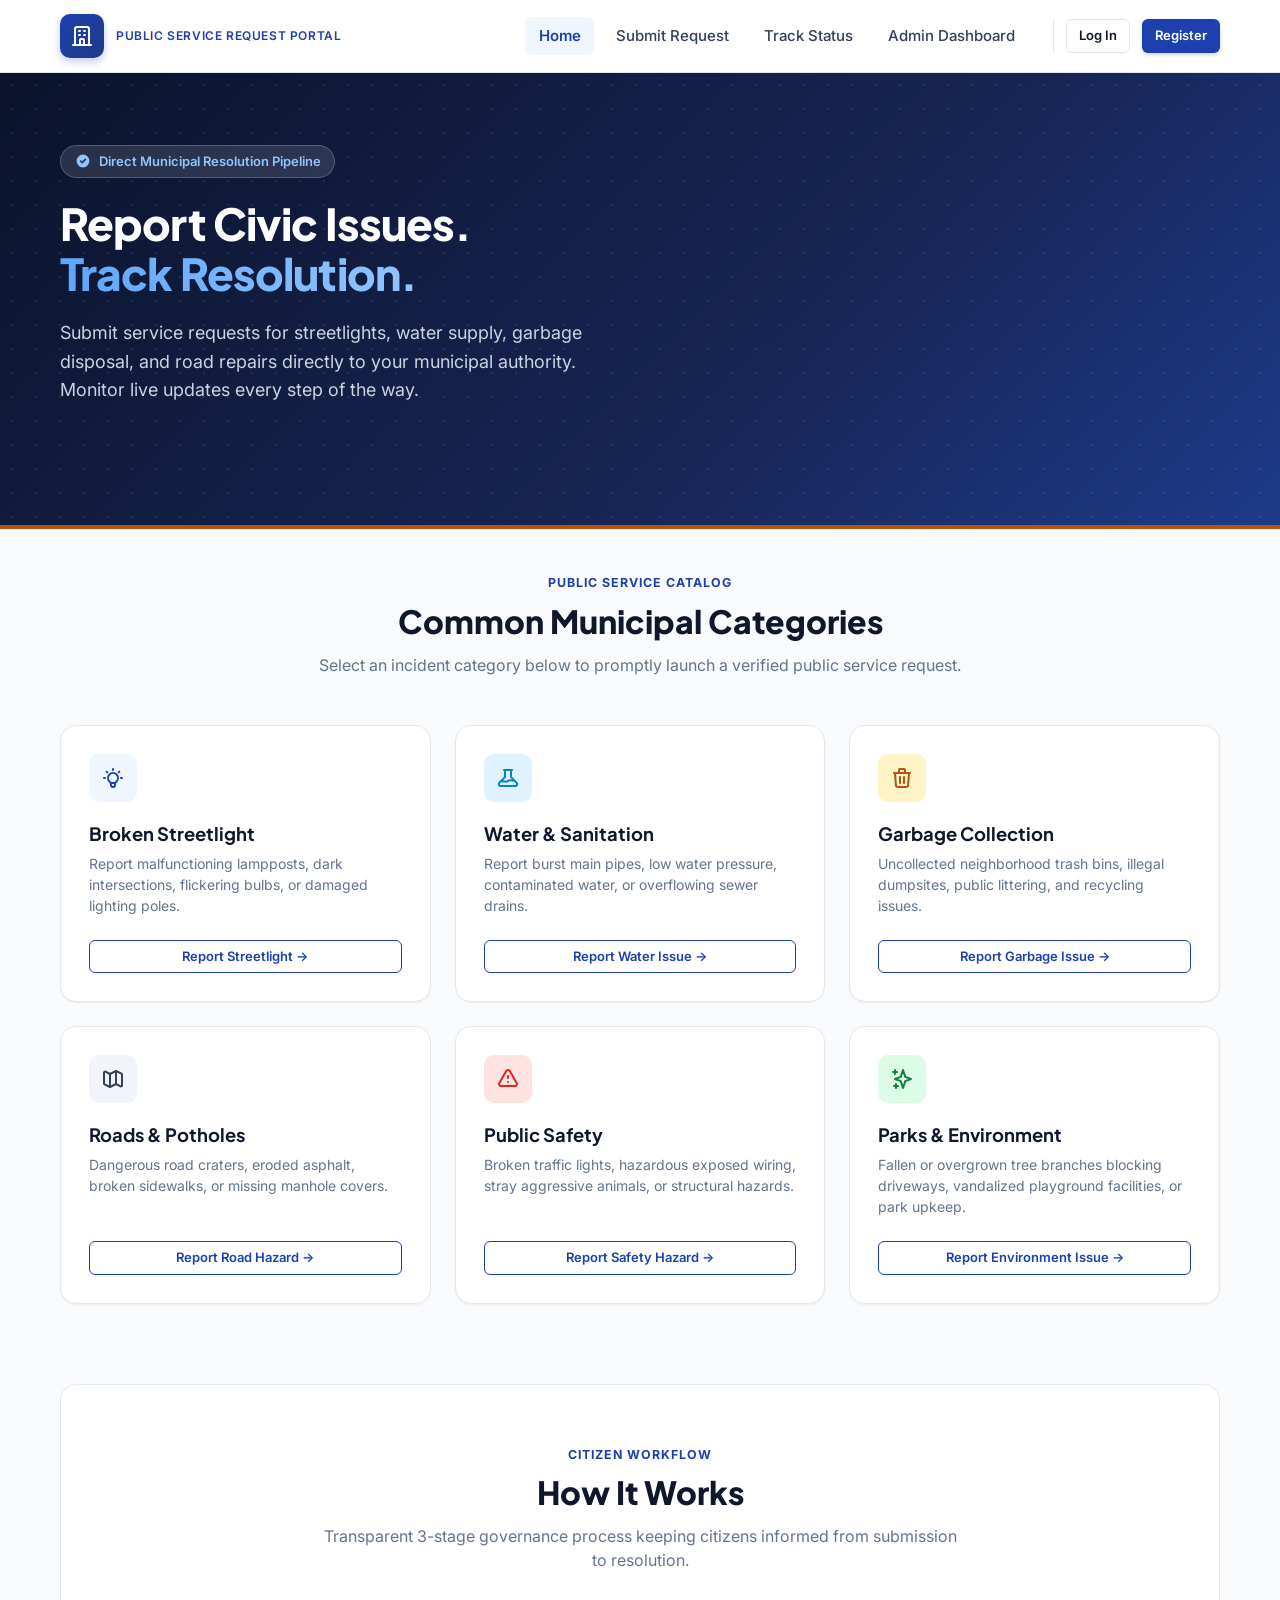
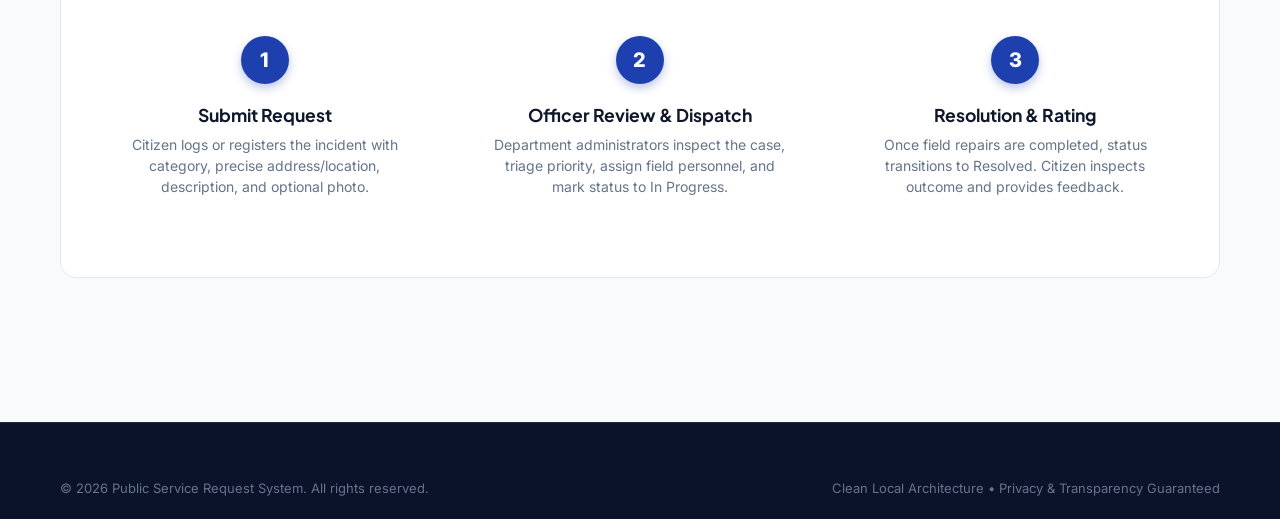
<file: index.html>
<!DOCTYPE html>
<html lang="en">

<head>
  <meta charset="UTF-8">
  <meta name="viewport" content="width=device-width, initial-scale=1.0">
  <meta name="description"
    content="Official eCitizen-style Public Service Request System. Submit complaints, track municipal resolution, and access civic services.">
  <title>Public Service Request System | Citizen Portal</title>

  <!-- CSS Stylesheets -->
  <link rel="stylesheet" href="css/common.css">
  <link rel="stylesheet" href="css/home.css">
</head>

<body>

  <!-- Main Site Header -->
  <header class="site-header">
    <div class="container header-inner">
      <a href="index.html" class="brand-logo" aria-label="Home">
        <div class="brand-icon-box" aria-hidden="true">
          <svg width="24" height="24" fill="none" stroke="currentColor" viewBox="0 0 24 24">
            <path stroke-linecap="round" stroke-linejoin="round" stroke-width="2"
              d="M19 21V5a2 2 0 00-2-2H7a2 2 0 00-2 2v16m14 0h2m-2 0h-5m-9 0H3m2 0h5M9 7h1m-1 4h1m4-4h1m-1 4h1m-5 10v-5a1 1 0 011-1h2a1 1 0 011 1v5m-4 0h4" />
          </svg>
        </div>
        <div class="brand-text">

          <span>Public Service Request Portal</span>
        </div>
      </a>

      <!-- Mobile Menu Toggle Button -->
      <button class="mobile-menu-btn" id="mobile-menu-toggle" aria-label="Toggle navigation menu">
        &#9776;
      </button>

      <!-- Main Navigation -->
      <nav class="main-nav" id="main-nav">
        <ul class="nav-links">
          <li><a href="index.html" class="nav-link">Home</a></li>
          <li><a href="submit-request.html" class="nav-link">Submit Request</a></li>
          <li><a href="track.html" class="nav-link">Track Status</a></li>
          <li><a href="admin.html" class="nav-link">Admin Dashboard</a></li>
        </ul>

        <!-- User Authentication & Profile Pill -->
        <div class="nav-auth" id="header-auth-section">
          <!-- Dynamically populated by js/common.js -->
        </div>
      </nav>
    </div>
  </header>

  <!-- Hero Section -->
  <section class="hero-section">
    <div class="container hero-grid">
      <div class="hero-content">
        <div class="hero-badge-pill">
          <svg width="16" height="16" fill="currentColor" viewBox="0 0 20 20">
            <path fill-rule="evenodd"
              d="M10 18a8 8 0 100-16 8 8 0 000 16zm3.707-9.293a1 1 0 00-1.414-1.414L9 10.586 7.707 9.293a1 1 0 00-1.414 1.414l2 2a1 1 0 001.414 0l4-4z"
              clip-rule="evenodd" />
          </svg>
          Direct Municipal Resolution Pipeline
        </div>
        <h1 class="hero-title">Report Civic Issues. <br><span class="highlight">Track Resolution.</span></h1>
        <p class="hero-subtitle">
          Submit service requests for streetlights, water supply, garbage disposal, and road repairs directly to your
          municipal authority. Monitor live updates every step of the way.
        </p>
        <div class="hero-actions">
        </div>
      </div>
    
  </section>
  <!-- Main Body Content -->
  <main class="main-content">
    <div class="container">

      <!-- Category Services Grid -->
      <header class="section-header">
        <span class="section-tag">Public Service Catalog</span>
        <h2 class="section-title">Common Municipal Categories</h2>
        <p class="section-desc">Select an incident category below to promptly launch a verified public service request.
        </p>
      </header>

      <div class="categories-grid">
        <!-- Broken Streetlight -->
        <article class="category-card">
          <div class="category-icon-box">
            <svg width="24" height="24" fill="none" stroke="currentColor" viewBox="0 0 24 24">
              <path stroke-linecap="round" stroke-linejoin="round" stroke-width="2"
                d="M9.663 17h4.673M12 3v1m6.364 1.636l-.707.707M21 12h-1M4 12H3m3.343-5.657l-.707-.707m2.828 9.9a5 5 0 117.072 0l-.548.547A3.374 3.374 0 0014 18.469V19a2 2 0 11-4 0v-.531c0-.895-.356-1.754-.988-2.386l-.548-.547z" />
            </svg>
          </div>
          <h3>Broken Streetlight</h3>
          <p>Report malfunctioning lampposts, dark intersections, flickering bulbs, or damaged lighting poles.</p>
          <a href="submit-request.html?category=Broken%20Streetlight" class="btn btn-outline-primary btn-sm">Report
            Streetlight &rarr;</a>
        </article>

        <!-- Water Issue -->
        <article class="category-card">
          <div class="category-icon-box" style="background: #e0f2fe; color: #0284c7;">
            <svg width="24" height="24" fill="none" stroke="currentColor" viewBox="0 0 24 24">
              <path stroke-linecap="round" stroke-linejoin="round" stroke-width="2"
                d="M19.428 15.428a2 2 0 00-1.022-.547l-2.387-.477a6 6 0 00-3.86.517l-.318.158a6 6 0 01-3.86.517L6.05 15.21a2 2 0 00-1.806.547M8 4h8l-1 1v5.172a2 2 0 00.586 1.414l5 5c1.26 1.26.367 3.414-1.415 3.414H4.828c-1.782 0-2.674-2.154-1.414-3.414l5-5A2 2 0 009 10.172V5L8 4z" />
            </svg>
          </div>
          <h3>Water & Sanitation</h3>
          <p>Report burst main pipes, low water pressure, contaminated water, or overflowing sewer drains.</p>
          <a href="submit-request.html?category=Water%20Issue" class="btn btn-outline-primary btn-sm">Report Water Issue
            &rarr;</a>
        </article>

        <!-- Garbage Collection -->
        <article class="category-card">
          <div class="category-icon-box" style="background: #fef3c7; color: #b45309;">
            <svg width="24" height="24" fill="none" stroke="currentColor" viewBox="0 0 24 24">
              <path stroke-linecap="round" stroke-linejoin="round" stroke-width="2"
                d="M19 7l-.867 12.142A2 2 0 0116.138 21H7.862a2 2 0 01-1.995-1.858L5 7m5 4v6m4-6v6m1-10V4a1 1 0 00-1-1h-4a1 1 0 00-1 1v3M4 7h16" />
            </svg>
          </div>
          <h3>Garbage Collection</h3>
          <p>Uncollected neighborhood trash bins, illegal dumpsites, public littering, and recycling issues.</p>
          <a href="submit-request.html?category=Garbage%20Collection" class="btn btn-outline-primary btn-sm">Report
            Garbage Issue &rarr;</a>
        </article>

        <!-- Potholes & Roads -->
        <article class="category-card">
          <div class="category-icon-box" style="background: #f1f5f9; color: #334155;">
            <svg width="24" height="24" fill="none" stroke="currentColor" viewBox="0 0 24 24">
              <path stroke-linecap="round" stroke-linejoin="round" stroke-width="2"
                d="M9 20l-5.447-2.724A1 1 0 013 16.382V5.618a1 1 0 011.447-.894L9 7m0 13l6-3m-6 3V7m6 10l4.553 2.276A1 1 0 0021 18.382V7.618a1 1 0 00-.553-.894L15 4m0 13V4m0 0L9 7" />
            </svg>
          </div>
          <h3>Roads & Potholes</h3>
          <p>Dangerous road craters, eroded asphalt, broken sidewalks, or missing manhole covers.</p>
          <a href="submit-request.html?category=Roads%20%26%20Potholes" class="btn btn-outline-primary btn-sm">Report
            Road Hazard &rarr;</a>
        </article>

        <!-- Public Safety -->
        <article class="category-card">
          <div class="category-icon-box" style="background: #fee2e2; color: #dc2626;">
            <svg width="24" height="24" fill="none" stroke="currentColor" viewBox="0 0 24 24">
              <path stroke-linecap="round" stroke-linejoin="round" stroke-width="2"
                d="M12 9v2m0 4h.01m-6.938 4h13.856c1.54 0 2.502-1.667 1.732-3L13.732 4c-.77-1.333-2.694-1.333-3.464 0L3.34 16c-.77 1.333.192 3 1.732 3z" />
            </svg>
          </div>
          <h3>Public Safety</h3>
          <p>Broken traffic lights, hazardous exposed wiring, stray aggressive animals, or structural hazards.</p>
          <a href="submit-request.html?category=Public%20Safety" class="btn btn-outline-primary btn-sm">Report Safety
            Hazard &rarr;</a>
        </article>

        <!-- Parks & Environment -->
        <article class="category-card">
          <div class="category-icon-box" style="background: #dcfce7; color: #15803d;">
            <svg width="24" height="24" fill="none" stroke="currentColor" viewBox="0 0 24 24">
              <path stroke-linecap="round" stroke-linejoin="round" stroke-width="2"
                d="M5 3v4M3 5h4M6 17v4m-2-2h4m5-16l2.286 6.857L21 12l-5.714 2.143L13 21l-2.286-6.857L5 12l5.714-2.143L13 3z" />
            </svg>
          </div>
          <h3>Parks & Environment</h3>
          <p>Fallen or overgrown tree branches blocking driveways, vandalized playground facilities, or park upkeep.</p>
          <a href="submit-request.html?category=Parks%20%26%20Environment" class="btn btn-outline-primary btn-sm">Report
            Environment Issue &rarr;</a>
        </article>
      </div>

      <!-- How it Works Workflow -->
      <section class="workflow-section">
        <header class="section-header" style="margin-bottom: 1.5rem;">
          <span class="section-tag">Citizen Workflow</span>
          <h2 class="section-title">How It Works</h2>
          <p class="section-desc">Transparent 3-stage governance process keeping citizens informed from submission to
            resolution.</p>
        </header>

        <div class="steps-grid">
          <div class="step-card">
            <div class="step-number">1</div>
            <h4>Submit Request</h4>
            <p>Citizen logs or registers the incident with category, precise address/location, description, and optional
              photo.</p>
          </div>

          <div class="step-card">
            <div class="step-number">2</div>
            <h4>Officer Review & Dispatch</h4>
            <p>Department administrators inspect the case, triage priority, assign field personnel, and mark status to
              In Progress.</p>
          </div>

          <div class="step-card">
            <div class="step-number">3</div>
            <h4>Resolution & Rating</h4>
            <p>Once field repairs are completed, status transitions to Resolved. Citizen inspects outcome and provides
              feedback.</p>
          </div>
        </div>
      </section>

    </div>
  </main>

  <!-- Site Footer -->
  <footer class="site-footer">
    
    <div class="container footer-bottom">
      <p>&copy; 2026 Public Service Request System. All rights reserved.</p>
      <p>Clean Local Architecture &bull; Privacy & Transparency Guaranteed</p>
    </div>
  </footer>

  <!-- Scripts -->
  <script src="js/storage.js"></script>
  <script src="js/common.js"></script>
  <script src="js/home.js"></script>
</body>

</html>
</file>
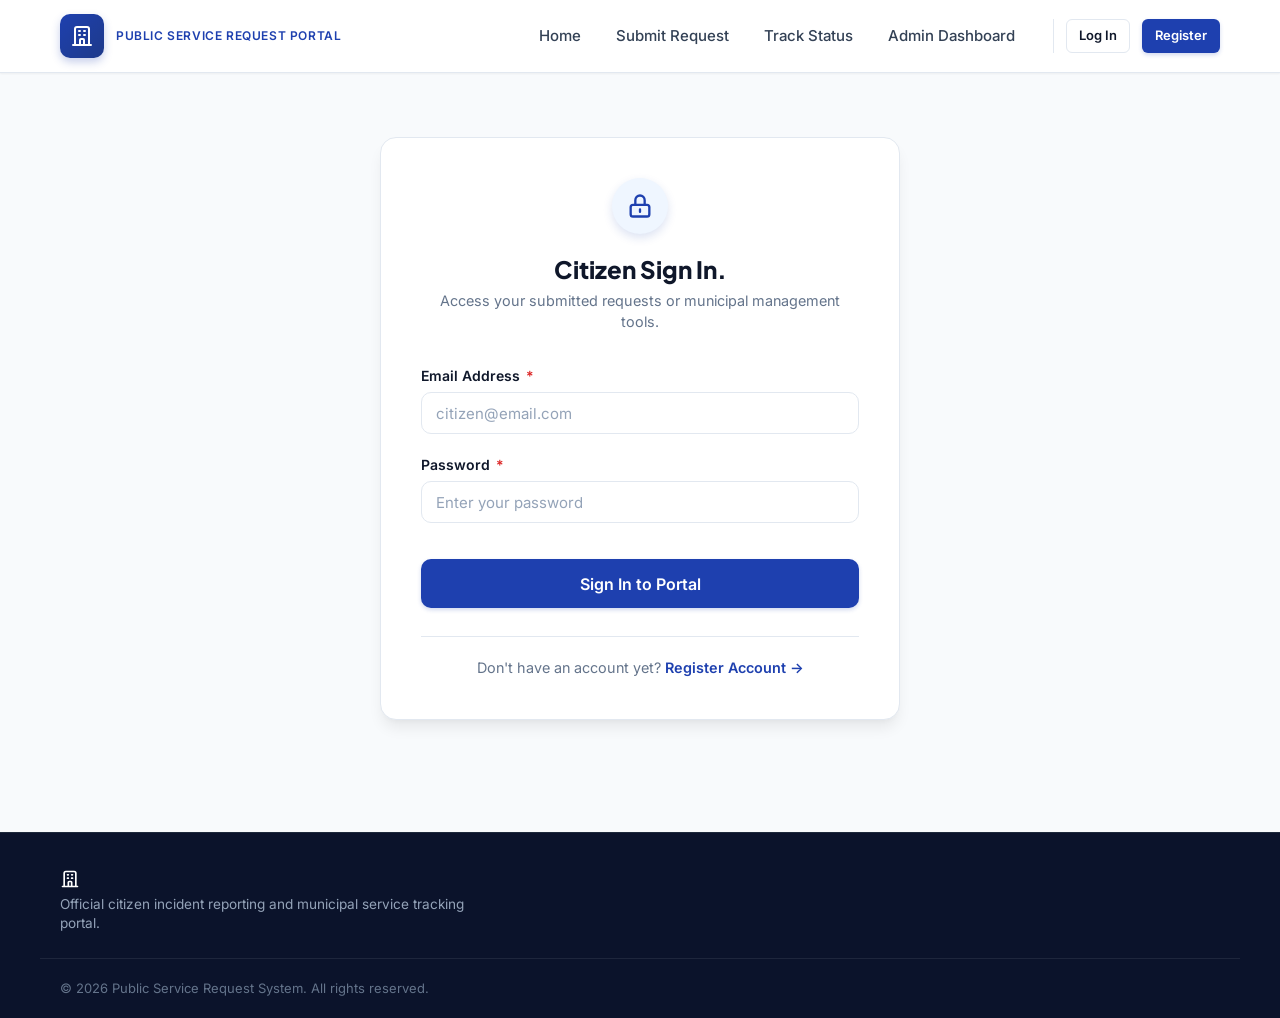
<file: login.html>
<!DOCTYPE html>
<html lang="en">
<head>
  <meta charset="UTF-8">
  <meta name="viewport" content="width=device-width, initial-scale=1.0">
  <meta name="description" content="Sign in to the Public Service Request Portal as a Citizen or Municipal Administrator.">
  <title>Sign In | Public Service Request System</title>
  
  <link rel="stylesheet" href="css/common.css">
  <link rel="stylesheet" href="css/auth.css">
</head>
<body>

  <!-- Site Header -->
  <header class="site-header">
    <div class="container header-inner">
      <a href="index.html" class="brand-logo">
        <div class="brand-icon-box" aria-hidden="true">
          <svg width="24" height="24" fill="none" stroke="currentColor" viewBox="0 0 24 24">
            <path stroke-linecap="round" stroke-linejoin="round" stroke-width="2" d="M19 21V5a2 2 0 00-2-2H7a2 2 0 00-2 2v16m14 0h2m-2 0h-5m-9 0H3m2 0h5M9 7h1m-1 4h1m4-4h1m-1 4h1m-5 10v-5a1 1 0 011-1h2a1 1 0 011 1v5m-4 0h4"/>
          </svg>
        </div>
        <div class="brand-text">
          <span>Public Service Request Portal</span>
        </div>
      </a>

      <button class="mobile-menu-btn" id="mobile-menu-toggle" aria-label="Toggle menu">&#9776;</button>

      <nav class="main-nav" id="main-nav">
        <ul class="nav-links">
          <li><a href="index.html" class="nav-link">Home</a></li>
          <li><a href="submit-request.html" class="nav-link">Submit Request</a></li>
          <li><a href="track.html" class="nav-link">Track Status</a></li>
          <li><a href="admin.html" class="nav-link">Admin Dashboard</a></li>
        </ul>
        <div class="nav-auth" id="header-auth-section"></div>
      </nav>
    </div>
  </header>

  <!-- Main Sign In Container -->
  <main class="main-content">
    <div class="container">
      <div class="auth-wrapper">
        <div class="auth-card">
          <div class="auth-header">
            <div class="auth-icon-badge" aria-hidden="true">
              <svg width="28" height="28" fill="none" stroke="currentColor" viewBox="0 0 24 24">
                <path stroke-linecap="round" stroke-linejoin="round" stroke-width="2" d="M12 15v2m-6 4h12a2 2 0 002-2v-6a2 2 0 00-2-2H6a2 2 0 00-2 2v6a2 2 0 002 2zm10-10V7a4 4 0 00-8 0v4h8z"/>
              </svg>
            </div>
            <h2 class="auth-title">Citizen Sign In.</h2>
            <p class="auth-subtitle">Access your submitted requests or municipal management tools.</p>
          </div>

          <form id="login-form" novalidate>
            <!-- Email or ID -->
            <div class="form-group">
              <label class="form-label" for="login-id">Email Address  <span class="required">*</span></label>
              <input type="text" id="login-id" class="form-control" placeholder="citizen@email.com " required autocomplete="username">
            </div>

            <!-- Password -->
            <div class="form-group">
              <label class="form-label" for="login-password">Password <span class="required">*</span></label>
              <input type="password" id="login-password" class="form-control" placeholder="Enter your password" required autocomplete="current-password">
            </div>

            <button type="submit" class="btn btn-primary btn-block btn-lg" style="margin-top: 1rem;">
              Sign In to Portal
            </button>
          </form>

          <!-- First Time Info Notice (Respecting "Do not include test data") -->
         

          <div class="auth-footer-prompt">
            Don't have an account yet? <a href="register.html">Register Account &rarr;</a>
          </div>
        </div>
      </div>
    </div>
  </main>

  <!-- Site Footer -->
  <footer class="site-footer">
    <div class="container footer-inner">
      <div class="footer-brand">
        <div class="footer-brand-title">
          <svg width="20" height="20" fill="none" stroke="currentColor" viewBox="0 0 24 24" aria-hidden="true">
            <path stroke-linecap="round" stroke-linejoin="round" stroke-width="2" d="M19 21V5a2 2 0 00-2-2H7a2 2 0 00-2 2v16m14 0h2m-2 0h-5m-9 0H3m2 0h5M9 7h1m-1 4h1m4-4h1m-1 4h1m-5 10v-5a1 1 0 011-1h2a1 1 0 011 1v5m-4 0h4"/>
          </svg>
        </div>
        <p class="footer-brand-desc">Official citizen incident reporting and municipal service tracking portal.</p>
      </div>
    </div>

    <div class="container footer-bottom">
      <p>&copy; 2026 Public Service Request System. All rights reserved.</p>

    </div>
  </footer>

  <!-- Scripts -->
  <script src="js/storage.js"></script>
  <script src="js/common.js"></script>
  <script src="js/auth.js"></script>
</body>
</html>
</file>
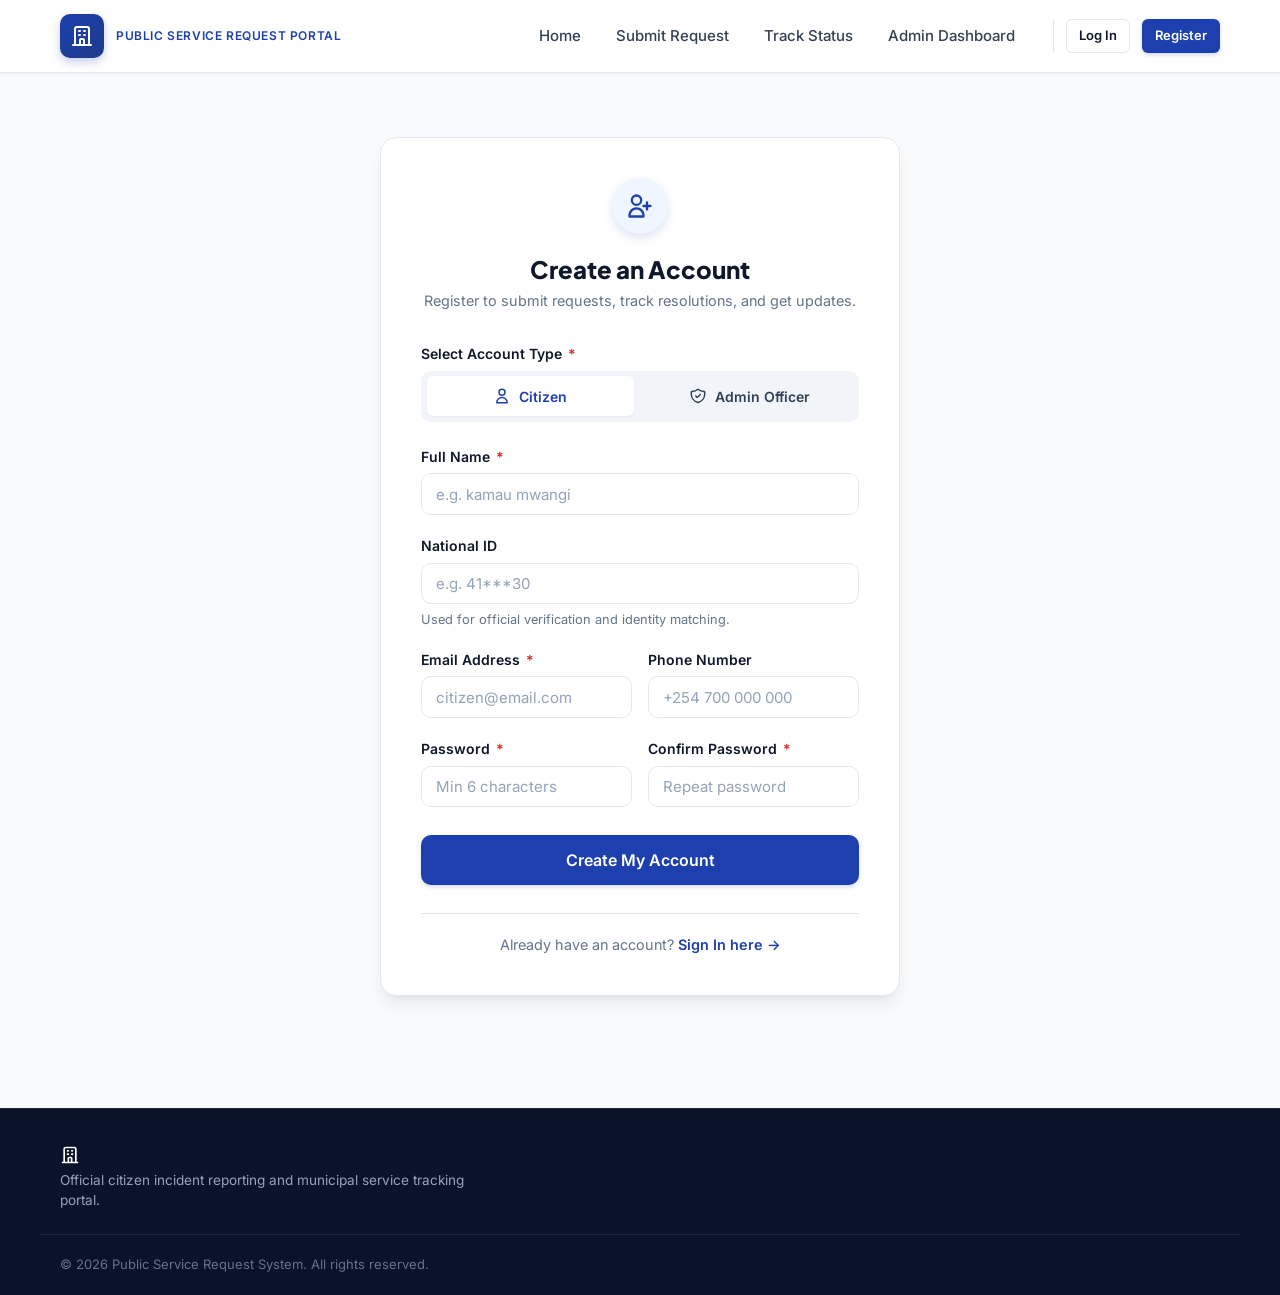
<file: register.html>
<!DOCTYPE html>
<html lang="en">

<head>
  <meta charset="UTF-8">
  <meta name="viewport" content="width=device-width, initial-scale=1.0">
  <meta name="description" content="Register as a Citizen or Municipal Officer on the Public Service Request System.">
  <title>Public Service Request System</title>

  <link rel="stylesheet" href="css/common.css">
  <link rel="stylesheet" href="css/auth.css">
</head>

<body>

  <!-- Site Header -->
  <header class="site-header">
    <div class="container header-inner">
      <a href="index.html" class="brand-logo">
        <div class="brand-icon-box" aria-hidden="true">
          <svg width="24" height="24" fill="none" stroke="currentColor" viewBox="0 0 24 24">
            <path stroke-linecap="round" stroke-linejoin="round" stroke-width="2"
              d="M19 21V5a2 2 0 00-2-2H7a2 2 0 00-2 2v16m14 0h2m-2 0h-5m-9 0H3m2 0h5M9 7h1m-1 4h1m4-4h1m-1 4h1m-5 10v-5a1 1 0 011-1h2a1 1 0 011 1v5m-4 0h4" />
          </svg>
        </div>
        <div class="brand-text">
          <span>Public Service Request Portal</span>
        </div>
      </a>

      <button class="mobile-menu-btn" id="mobile-menu-toggle" aria-label="Toggle menu">&#9776;</button>

      <nav class="main-nav" id="main-nav">
        <ul class="nav-links">
          <li><a href="index.html" class="nav-link">Home</a></li>
          <li><a href="submit-request.html" class="nav-link">Submit Request</a></li>
          <li><a href="track.html" class="nav-link">Track Status</a></li>
          <li><a href="admin.html" class="nav-link">Admin Dashboard</a></li>
        </ul>
        <div class="nav-auth" id="header-auth-section"></div>
      </nav>
    </div>
  </header>

  <!-- Main Registration Container -->
  <main class="main-content">
    <div class="container">
      <div class="auth-wrapper">
        <div class="auth-card">
          <div class="auth-header">
            <div class="auth-icon-badge" aria-hidden="true">
              <svg width="28" height="28" fill="none" stroke="currentColor" viewBox="0 0 24 24">
                <path stroke-linecap="round" stroke-linejoin="round" stroke-width="2"
                  d="M18 9v3m0 0v3m0-3h3m-3 0h-3m-2-5a4 4 0 11-8 0 4 4 0 018 0zM3 20a6 6 0 0112 0v1H3v-1z" />
              </svg>
            </div>
            <h2 class="auth-title">Create an Account</h2>
            <p class="auth-subtitle">Register to submit requests, track resolutions, and get updates.</p>
          </div>

          <form id="register-form" novalidate>
            <!-- Account Role Selection -->
            <label class="form-label">Select Account Type <span class="required">*</span></label>
            <div class="auth-role-selector">
              <label class="role-radio-label active" id="label-role-citizen">
                <input type="radio" name="userRole" value="citizen" checked>
                <svg width="18" height="18" fill="none" stroke="currentColor" viewBox="0 0 24 24">
                  <path stroke-linecap="round" stroke-linejoin="round" stroke-width="2"
                    d="M16 7a4 4 0 11-8 0 4 4 0 018 0zM12 14a7 7 0 00-7 7h14a7 7 0 00-7-7z" />
                </svg>
                Citizen
              </label>
              <label class="role-radio-label" id="label-role-admin">
                <input type="radio" name="userRole" value="admin">
                <svg width="18" height="18" fill="none" stroke="currentColor" viewBox="0 0 24 24">
                  <path stroke-linecap="round" stroke-linejoin="round" stroke-width="2"
                    d="M9 12l2 2 4-4m5.618-4.016A11.955 11.955 0 0112 2.944a11.955 11.955 0 01-8.618 3.04A12.02 12.02 0 003 9c0 5.591 3.824 10.29 9 11.622 5.176-1.332 9-6.03 9-11.622 0-1.042-.133-2.052-.382-3.016z" />
                </svg>
                Admin Officer
              </label>
            </div>

            <!-- Full Name -->
            <div class="form-group">
              <label class="form-label" for="reg-fullname">Full Name <span class="required">*</span></label>
              <input type="text" id="reg-fullname" class="form-control" placeholder="e.g. kamau mwangi" required
                autocomplete="name">
            </div>

            <!-- National  -->
            <div class="form-group">
              <label class="form-label" for="reg-nationalid">National ID</label>
              <input type="text" id="reg-nationalid" class="form-control" placeholder="e.g. 41***30"
                autocomplete="off">
              <small class="form-hint">Used for official verification and identity matching.</small>
            </div>

            <!-- Email & Phone in 2-cols -->
            <div style="display: grid; grid-template-columns: 1fr 1fr; gap: 1rem;">
              <div class="form-group">
                <label class="form-label" for="reg-email">Email Address <span class="required">*</span></label>
                <input type="email" id="reg-email" class="form-control" placeholder="citizen@email.com" required
                  autocomplete="email">
              </div>

              <div class="form-group">
                <label class="form-label" for="reg-phone">Phone Number</label>
                <input type="tel" id="reg-phone" class="form-control" placeholder="+254 700 000 000" autocomplete="tel">
              </div>
            </div>

            <!-- Password & Confirm -->
            <div style="display: grid; grid-template-columns: 1fr 1fr; gap: 1rem;">
              <div class="form-group">
                <label class="form-label" for="reg-password">Password <span class="required">*</span></label>
                <input type="password" id="reg-password" class="form-control" placeholder="Min 6 characters" required
                  autocomplete="new-password">
              </div>

              <div class="form-group">
                <label class="form-label" for="reg-confirm-password">Confirm Password <span
                    class="required">*</span></label>
                <input type="password" id="reg-confirm-password" class="form-control" placeholder="Repeat password"
                  required autocomplete="new-password">
              </div>
            </div>

            <button type="submit" class="btn btn-primary btn-block btn-lg" style="margin-top: 0.5rem;">
              Create My Account
            </button>
          </form>

          <div class="auth-footer-prompt">
            Already have an account? <a href="login.html">Sign In here &rarr;</a>
          </div>
        </div>
      </div>
    </div>
  </main>

  <!-- Site Footer -->
  <footer class="site-footer">
    <div class="container footer-inner">
      <div class="footer-brand">
        <div class="footer-brand-title">
          <svg width="20" height="20" fill="none" stroke="currentColor" viewBox="0 0 24 24" aria-hidden="true">
            <path stroke-linecap="round" stroke-linejoin="round" stroke-width="2"
              d="M19 21V5a2 2 0 00-2-2H7a2 2 0 00-2 2v16m14 0h2m-2 0h-5m-9 0H3m2 0h5M9 7h1m-1 4h1m4-4h1m-1 4h1m-5 10v-5a1 1 0 011-1h2a1 1 0 011 1v5m-4 0h4" />
          </svg>
                 </div>
        <p class="footer-brand-desc">Official citizen incident reporting and municipal service tracking portal.</p>
      </div>
    </div>

    <div class="container footer-bottom">
      <p>&copy; 2026 Public Service Request System. All rights reserved.</p>

    </div>
  </footer>

  <!-- Scripts -->
  <script src="js/storage.js"></script>
  <script src="js/common.js"></script>
  <script src="js/auth.js"></script>
</body>

</html>
</file>
<file: css/common.css>
/* ==========================================================================
   PUBLIC SERVICE REQUEST SYSTEM (eCitizen-Style)
   Common Design System, Shared Header, Footer, and UI Primitives
   ========================================================================== */

@import url('https://fonts.googleapis.com/css2?family=Plus+Jakarta+Sans:wght@400;500;600;700;800&family=Inter:wght@400;500;600;700&display=swap');

:root {
  /* Core Brand & Civic Palette */
  --primary: #1e40af;           /* Deep Civic Blue */
  --primary-hover: #1d4ed8;
  --primary-dark: #172554;
  --primary-light: #eff6ff;
  --primary-border: #bfdbfe;

  --secondary: #0f172a;         /* Deep Slate / Navy */
  --secondary-muted: #334155;

  --accent-gold: #b45309;       /* eCitizen Emblem Gold */
  --accent-gold-light: #fef3c7;

  /* Status Tokens */
  --status-pending-bg: #fef3c7;
  --status-pending-text: #92400e;
  --status-pending-border: #fcd34d;

  --status-progress-bg: #e0f2fe;
  --status-progress-text: #0369a1;
  --status-progress-border: #7dd3fc;

  --status-resolved-bg: #dcfce7;
  --status-resolved-text: #15803d;
  --status-resolved-border: #86efac;

  --status-rejected-bg: #fee2e2;
  --status-rejected-text: #b91c1c;
  --status-rejected-border: #fca5a5;

  /* Neutral Surface & Typography */
  --bg-page: #f8fafc;
  --bg-surface: #ffffff;
  --bg-surface-alt: #f1f5f9;
  
  --text-main: #0f172a;
  --text-secondary: #475569;
  --text-muted: #64748b;
  --text-inverse: #ffffff;

  --border-color: #e2e8f0;
  --border-focus: #3b82f6;

  /* Shadows */
  --shadow-sm: 0 1px 2px 0 rgb(0 0 0 / 0.05);
  --shadow-md: 0 4px 6px -1px rgb(0 0 0 / 0.07), 0 2px 4px -2px rgb(0 0 0 / 0.05);
  --shadow-lg: 0 10px 15px -3px rgb(0 0 0 / 0.08), 0 4px 6px -4px rgb(0 0 0 / 0.04);
  --shadow-xl: 0 20px 25px -5px rgb(0 0 0 / 0.08), 0 8px 10px -6px rgb(0 0 0 / 0.03);

  /* Radius */
  --radius-sm: 6px;
  --radius-md: 10px;
  --radius-lg: 16px;
  --radius-full: 9999px;

  /* Transitions */
  --transition: all 0.2s cubic-bezier(0.4, 0, 0.2, 1);
  --max-width: 1200px;
}

/* Base Reset & Typography */
*, *::before, *::after {
  box-sizing: border-box;
  margin: 0;
  padding: 0;
}

html {
  font-size: 16px;
  scroll-behavior: smooth;
}

body {
  font-family: 'Inter', -apple-system, BlinkMacSystemFont, 'Segoe UI', Roboto, sans-serif;
  color: var(--text-main);
  background-color: var(--bg-page);
  line-height: 1.5;
  min-height: 100vh;
  display: flex;
  flex-direction: column;
  -webkit-font-smoothing: antialiased;
}

h1, h2, h3, h4, h5, h6 {
  font-family: 'Plus Jakarta Sans', 'Inter', sans-serif;
  font-weight: 700;
  color: var(--secondary);
  line-height: 1.25;
}

a {
  color: var(--primary);
  text-decoration: none;
  transition: var(--transition);
}

a:hover {
  color: var(--primary-hover);
}

img {
  max-width: 100%;
  height: auto;
  display: block;
}

.container {
  width: 100%;
  max-width: var(--max-width);
  margin-left: auto;
  margin-right: auto;
  padding-left: 1.25rem;
  padding-right: 1.25rem;
}

.main-content {
  flex: 1 0 auto;
  padding: 2.5rem 0 4rem;
}

/* ==========================================================================
   HEADER & NAVIGATION BAR
   ========================================================================== */

/* Top Official Civic Strip */
.gov-topbar {
  background-color: #0b132b;
  color: #cbd5e1;
  font-size: 0.8125rem;
  padding: 0.35rem 0;
  border-bottom: 1px solid rgba(255, 255, 255, 0.1);
}

.gov-topbar-inner {
  display: flex;
  justify-content: space-between;
  align-items: center;
}

.gov-flag-badge {
  display: inline-flex;
  align-items: center;
  gap: 0.5rem;
  font-weight: 500;
  letter-spacing: 0.01em;
}

.gov-flag-stripes {
  display: inline-flex;
  height: 10px;
  width: 18px;
  border-radius: 2px;
  overflow: hidden;
}
.gov-flag-stripes span {
  flex: 1;
  height: 100%;
}
.gov-flag-stripes span:nth-child(1) { background: #000000; }
.gov-flag-stripes span:nth-child(2) { background: #b91c1c; }
.gov-flag-stripes span:nth-child(3) { background: #15803d; }

.gov-hotline {
  display: inline-flex;
  align-items: center;
  gap: 0.35rem;
}
.gov-hotline strong {
  color: #f8fafc;
}

/* Main Site Header */
.site-header {
  background-color: var(--bg-surface);
  border-bottom: 1px solid var(--border-color);
  position: sticky;
  top: 0;
  z-index: 100;
  box-shadow: var(--shadow-sm);
}

.header-inner {
  display: flex;
  align-items: center;
  justify-content: space-between;
  height: 72px;
}

.brand-logo {
  display: flex;
  align-items: center;
  gap: 0.75rem;
  text-decoration: none;
  color: var(--secondary);
}

.brand-icon-box {
  width: 44px;
  height: 44px;
  background: linear-gradient(135deg, var(--primary) 0%, #1e3a8a 100%);
  color: #ffffff;
  display: flex;
  align-items: center;
  justify-content: center;
  border-radius: var(--radius-md);
  box-shadow: 0 4px 8px rgba(30, 64, 175, 0.25);
  flex-shrink: 0;
}

.brand-text h1 {
  font-size: 1.125rem;
  font-weight: 800;
  line-height: 1.15;
  color: var(--secondary);
  letter-spacing: -0.01em;
}

.brand-text span {
  font-size: 0.75rem;
  font-weight: 600;
  text-transform: uppercase;
  color: var(--primary);
  letter-spacing: 0.05em;
  display: block;
}

/* Navigation Links */
.main-nav {
  display: flex;
  align-items: center;
  gap: 1.5rem;
}

.nav-links {
  display: flex;
  list-style: none;
  gap: 0.5rem;
  align-items: center;
}

.nav-link {
  display: inline-flex;
  align-items: center;
  gap: 0.4rem;
  padding: 0.5rem 0.85rem;
  font-size: 0.9375rem;
  font-weight: 500;
  color: var(--secondary-muted);
  border-radius: var(--radius-sm);
  transition: var(--transition);
}

.nav-link:hover {
  color: var(--primary);
  background-color: var(--primary-light);
}

.nav-link.active {
  color: var(--primary);
  font-weight: 600;
  background-color: var(--primary-light);
}

/* User Session Nav Pill */
.nav-auth {
  display: flex;
  align-items: center;
  gap: 0.75rem;
  padding-left: 0.75rem;
  border-left: 1px solid var(--border-color);
}

.user-profile-badge {
  display: inline-flex;
  align-items: center;
  gap: 0.5rem;
  background: var(--bg-surface-alt);
  border: 1px solid var(--border-color);
  padding: 0.35rem 0.75rem;
  border-radius: var(--radius-full);
  font-size: 0.85rem;
  font-weight: 600;
}

.user-avatar-mini {
  width: 24px;
  height: 24px;
  border-radius: 50%;
  background: var(--primary);
  color: white;
  display: flex;
  align-items: center;
  justify-content: center;
  font-size: 0.7rem;
  font-weight: 700;
}

.user-role-tag {
  font-size: 0.7rem;
  padding: 0.15rem 0.45rem;
  border-radius: var(--radius-full);
  text-transform: uppercase;
  letter-spacing: 0.05em;
  font-weight: 700;
}

.role-tag-admin {
  background: #fef3c7;
  color: #92400e;
}

.role-tag-citizen {
  background: #dbeafe;
  color: #1e40af;
}

/* Mobile Nav Toggle */
.mobile-menu-btn {
  display: none;
  background: transparent;
  border: none;
  color: var(--secondary);
  font-size: 1.5rem;
  cursor: pointer;
  padding: 0.25rem;
}

/* ==========================================================================
   FOOTER
   ========================================================================== */

.site-footer {
  background-color: #0b132b;
  color: #94a3b8;
  border-top: 1px solid #1e293b;
  padding: 2.25rem 0 1.25rem;
  margin-top: auto;
}

.footer-inner {
  display: flex;
  justify-content: space-between;
  align-items: center;
  gap: 2rem;
  padding-bottom: 1.5rem;
  border-bottom: 1px solid rgba(255, 255, 255, 0.08);
}

.footer-brand {
  max-width: 440px;
}

.footer-brand-title {
  color: #ffffff;
  font-size: 1.05rem;
  font-weight: 700;
  display: flex;
  align-items: center;
  gap: 0.5rem;
  margin-bottom: 0.35rem;
}

.footer-brand-desc {
  font-size: 0.85rem;
  color: #94a3b8;
  line-height: 1.45;
}

.footer-nav {
  display: flex;
  align-items: center;
  gap: 1.5rem;
  flex-wrap: wrap;
}

.footer-nav a {
  color: #cbd5e1;
  font-size: 0.875rem;
  font-weight: 500;
  transition: var(--transition);
}

.footer-nav a:hover {
  color: #ffffff;
}

.footer-bottom {
  padding-top: 1.25rem;
  display: flex;
  justify-content: space-between;
  align-items: center;
  font-size: 0.8125rem;
  color: #64748b;
}

.footer-helpline {
  color: #94a3b8;
}

.footer-helpline strong {
  color: #f8fafc;
}

/* ==========================================================================
   BUTTONS & CONTROLS
   ========================================================================== */

.btn {
  display: inline-flex;
  align-items: center;
  justify-content: center;
  gap: 0.5rem;
  padding: 0.625rem 1.25rem;
  font-size: 0.9375rem;
  font-weight: 600;
  font-family: inherit;
  border-radius: var(--radius-md);
  border: 1px solid transparent;
  cursor: pointer;
  text-decoration: none;
  transition: var(--transition);
  white-space: nowrap;
}

.btn:active {
  transform: translateY(1px);
}

.btn:disabled {
  opacity: 0.6;
  cursor: not-allowed;
  pointer-events: none;
}

.btn-primary {
  background-color: var(--primary);
  color: #ffffff;
  box-shadow: 0 2px 4px rgba(30, 64, 175, 0.2);
}

.btn-primary:hover {
  background-color: var(--primary-hover);
  color: #ffffff;
  box-shadow: 0 4px 8px rgba(30, 64, 175, 0.3);
}

.btn-secondary {
  background-color: var(--bg-surface-alt);
  color: var(--secondary);
  border-color: var(--border-color);
}

.btn-secondary:hover {
  background-color: #e2e8f0;
  color: var(--secondary);
}

.btn-outline {
  background-color: transparent;
  border-color: var(--border-color);
  color: var(--secondary);
}

.btn-outline:hover {
  background-color: var(--bg-surface-alt);
  border-color: var(--text-muted);
}

.btn-outline-primary {
  background-color: transparent;
  border-color: var(--primary);
  color: var(--primary);
}

.btn-outline-primary:hover {
  background-color: var(--primary-light);
  color: var(--primary-hover);
}

.btn-danger {
  background-color: #dc2626;
  color: white;
}

.btn-danger:hover {
  background-color: #b91c1c;
}

.btn-success {
  background-color: #15803d;
  color: white;
}

.btn-success:hover {
  background-color: #166534;
}

.btn-sm {
  padding: 0.375rem 0.75rem;
  font-size: 0.8125rem;
  border-radius: var(--radius-sm);
}

.btn-lg {
  padding: 0.85rem 1.75rem;
  font-size: 1rem;
  border-radius: var(--radius-md);
}

.btn-block {
  width: 100%;
}

/* ==========================================================================
   STATUS BADGES
   ========================================================================== */

.badge {
  display: inline-flex;
  align-items: center;
  gap: 0.35rem;
  padding: 0.25rem 0.7rem;
  font-size: 0.775rem;
  font-weight: 700;
  border-radius: var(--radius-full);
  text-transform: uppercase;
  letter-spacing: 0.03em;
  border: 1px solid transparent;
  white-space: nowrap;
}

.badge-dot {
  width: 6px;
  height: 6px;
  border-radius: 50%;
  display: inline-block;
}

.badge-pending {
  background-color: var(--status-pending-bg);
  color: var(--status-pending-text);
  border-color: var(--status-pending-border);
}
.badge-pending .badge-dot { background-color: var(--status-pending-text); }

.badge-progress {
  background-color: var(--status-progress-bg);
  color: var(--status-progress-text);
  border-color: var(--status-progress-border);
}
.badge-progress .badge-dot { background-color: var(--status-progress-text); }

.badge-resolved {
  background-color: var(--status-resolved-bg);
  color: var(--status-resolved-text);
  border-color: var(--status-resolved-border);
}
.badge-resolved .badge-dot { background-color: var(--status-resolved-text); }

.badge-rejected {
  background-color: var(--status-rejected-bg);
  color: var(--status-rejected-text);
  border-color: var(--status-rejected-border);
}
.badge-rejected .badge-dot { background-color: var(--status-rejected-text); }

/* Priority Badges */
.badge-urgent {
  background: #fef2f2;
  color: #991b1b;
  border-color: #fecaca;
}

.badge-high {
  background: #fff7ed;
  color: #c2410c;
  border-color: #fed7aa;
}

.badge-medium {
  background: #f0fdf4;
  color: #166534;
  border-color: #bbf7d0;
}

.badge-low {
  background: #f1f5f9;
  color: #475569;
  border-color: #cbd5e1;
}

/* ==========================================================================
   CARDS & PANELS
   ========================================================================== */

.card {
  background-color: var(--bg-surface);
  border: 1px solid var(--border-color);
  border-radius: var(--radius-lg);
  box-shadow: var(--shadow-sm);
  overflow: hidden;
  transition: var(--transition);
}

.card-header {
  padding: 1.25rem 1.5rem;
  border-bottom: 1px solid var(--border-color);
  background-color: var(--bg-surface);
  display: flex;
  align-items: center;
  justify-content: space-between;
}

.card-title {
  font-size: 1.15rem;
  font-weight: 700;
  color: var(--secondary);
}

.card-body {
  padding: 1.5rem;
}

.card-footer {
  padding: 1rem 1.5rem;
  background-color: var(--bg-surface-alt);
  border-top: 1px solid var(--border-color);
}

/* ==========================================================================
   FORM CONTROLS
   ========================================================================== */

.form-group {
  margin-bottom: 1.25rem;
}

.form-label {
  display: block;
  font-size: 0.875rem;
  font-weight: 600;
  color: var(--secondary);
  margin-bottom: 0.4rem;
}

.form-label .required {
  color: #dc2626;
  margin-left: 2px;
}

.form-control, .form-select, textarea.form-control {
  width: 100%;
  padding: 0.65rem 0.875rem;
  font-size: 0.9375rem;
  font-family: inherit;
  color: var(--text-main);
  background-color: #ffffff;
  border: 1px solid var(--border-color);
  border-radius: var(--radius-md);
  transition: var(--transition);
  outline: none;
}

.form-control:focus, .form-select:focus, textarea.form-control:focus {
  border-color: var(--border-focus);
  box-shadow: 0 0 0 3px rgba(59, 130, 246, 0.15);
}

.form-control::placeholder {
  color: #94a3b8;
}

textarea.form-control {
  min-height: 110px;
  resize: vertical;
}

.form-hint {
  font-size: 0.8rem;
  color: var(--text-muted);
  margin-top: 0.35rem;
  display: block;
}

.form-error-msg {
  font-size: 0.8rem;
  color: #dc2626;
  margin-top: 0.35rem;
  display: none;
}

.form-group.has-error .form-control {
  border-color: #ef4444;
}

.form-group.has-error .form-error-msg {
  display: block;
}

/* ==========================================================================
   EMPTY STATE COMPONENT
   ========================================================================== */

.empty-state {
  text-align: center;
  padding: 3.5rem 1.5rem;
  border: 2px dashed var(--border-color);
  border-radius: var(--radius-lg);
  background-color: var(--bg-surface);
}

.empty-state-icon {
  width: 64px;
  height: 64px;
  margin: 0 auto 1.25rem;
  background-color: var(--primary-light);
  color: var(--primary);
  border-radius: 50%;
  display: flex;
  align-items: center;
  justify-content: center;
  font-size: 1.75rem;
}

.empty-state-title {
  font-size: 1.15rem;
  font-weight: 700;
  margin-bottom: 0.5rem;
  color: var(--secondary);
}

.empty-state-desc {
  color: var(--text-muted);
  max-width: 420px;
  margin: 0 auto 1.5rem;
  font-size: 0.925rem;
}

/* ==========================================================================
   TOAST NOTIFICATION COMPONENT
   ========================================================================== */

#toast-container {
  position: fixed;
  top: 1.5rem;
  right: 1.5rem;
  z-index: 9999;
  display: flex;
  flex-direction: column;
  gap: 0.75rem;
  pointer-events: none;
}

.toast {
  pointer-events: auto;
  min-width: 300px;
  max-width: 420px;
  background: #ffffff;
  border-radius: var(--radius-md);
  box-shadow: var(--shadow-lg);
  border-left: 4px solid var(--primary);
  padding: 0.85rem 1.15rem;
  display: flex;
  align-items: flex-start;
  gap: 0.75rem;
  transform: translateX(120%);
  transition: transform 0.3s cubic-bezier(0.16, 1, 0.3, 1), opacity 0.3s ease;
  opacity: 0;
}

.toast.show {
  transform: translateX(0);
  opacity: 1;
}

.toast-icon {
  font-size: 1.25rem;
  flex-shrink: 0;
  margin-top: 1px;
}

.toast-content {
  flex: 1;
}

.toast-title {
  font-weight: 700;
  font-size: 0.875rem;
  color: var(--secondary);
  margin-bottom: 0.15rem;
}

.toast-message {
  font-size: 0.8125rem;
  color: var(--text-secondary);
}

.toast-close {
  background: transparent;
  border: none;
  color: var(--text-muted);
  cursor: pointer;
  font-size: 1rem;
  line-height: 1;
  padding: 0;
}

.toast.toast-success { border-left-color: #16a34a; }
.toast.toast-success .toast-icon { color: #16a34a; }

.toast.toast-error { border-left-color: #dc2626; }
.toast.toast-error .toast-icon { color: #dc2626; }

.toast.toast-info { border-left-color: #2563eb; }
.toast.toast-info .toast-icon { color: #2563eb; }

/* ==========================================================================
   MODAL COMPONENT
   ========================================================================== */

.modal-backdrop {
  position: fixed;
  inset: 0;
  background-color: rgba(15, 23, 42, 0.65);
  backdrop-filter: blur(4px);
  z-index: 1000;
  display: none;
  align-items: center;
  justify-content: center;
  padding: 1.5rem;
}

.modal-backdrop.open {
  display: flex;
}

.modal-dialog {
  background-color: var(--bg-surface);
  border-radius: var(--radius-lg);
  max-width: 580px;
  width: 100%;
  box-shadow: var(--shadow-xl);
  overflow: hidden;
  animation: modalSlide 0.25s ease-out;
}

@keyframes modalSlide {
  from { opacity: 0; transform: translateY(20px) scale(0.97); }
  to { opacity: 1; transform: translateY(0) scale(1); }
}

.modal-header {
  padding: 1.25rem 1.5rem;
  border-bottom: 1px solid var(--border-color);
  display: flex;
  align-items: center;
  justify-content: space-between;
}

.modal-title {
  font-size: 1.15rem;
  font-weight: 700;
  color: var(--secondary);
}

.modal-close-btn {
  background: transparent;
  border: none;
  font-size: 1.5rem;
  line-height: 1;
  color: var(--text-muted);
  cursor: pointer;
  padding: 0.25rem;
  border-radius: var(--radius-sm);
  transition: var(--transition);
}

.modal-close-btn:hover {
  color: var(--secondary);
  background-color: var(--bg-surface-alt);
}

.modal-body {
  padding: 1.5rem;
  max-height: 75vh;
  overflow-y: auto;
}

.modal-footer {
  padding: 1rem 1.5rem;
  border-top: 1px solid var(--border-color);
  background-color: var(--bg-surface-alt);
  display: flex;
  justify-content: flex-end;
  gap: 0.75rem;
}

/* ==========================================================================
   RESPONSIVE DESIGN
   ========================================================================== */

@media (max-width: 768px) {
  .mobile-menu-btn {
    display: block;
  }

  .main-nav {
    display: none;
    position: absolute;
    top: 72px;
    left: 0;
    right: 0;
    background: var(--bg-surface);
    border-bottom: 1px solid var(--border-color);
    box-shadow: var(--shadow-lg);
    flex-direction: column;
    padding: 1.25rem;
    gap: 1rem;
    align-items: stretch;
  }

  .main-nav.show {
    display: flex;
  }

  .nav-links {
    flex-direction: column;
    align-items: stretch;
    gap: 0.25rem;
  }

  .nav-link {
    padding: 0.75rem 1rem;
  }

  .nav-auth {
    border-left: none;
    border-top: 1px solid var(--border-color);
    padding-left: 0;
    padding-top: 1rem;
    flex-direction: column;
    align-items: stretch;
  }

  .footer-inner {
    flex-direction: column;
    align-items: flex-start;
    gap: 1.25rem;
  }

  .footer-nav {
    flex-direction: column;
    align-items: flex-start;
    gap: 0.75rem;
  }

  .footer-bottom {
    flex-direction: column;
    gap: 0.5rem;
    text-align: center;
  }
}
</file>
<file: css/home.css>
/* ==========================================================================
   home.css - Landing Page Styles
   ========================================================================== */

.hero-section {
  background: linear-gradient(135deg, #0b132b 0%, #172554 60%, #1e3a8a 100%);
  color: #ffffff;
  padding: 4.5rem 0 5.5rem;
  position: relative;
  overflow: hidden;
  border-bottom: 4px solid var(--accent-gold);
}

.hero-section::before {
  content: "";
  position: absolute;
  top: 0;
  left: 0;
  right: 0;
  bottom: 0;
  background-image: radial-gradient(rgba(255, 255, 255, 0.08) 1px, transparent 1px);
  background-size: 24px 24px;
  pointer-events: none;
}

.hero-grid {
  display: grid;
  grid-template-columns: 1.2fr 0.8fr;
  gap: 3.5rem;
  align-items: center;
  position: relative;
  z-index: 2;
}

.hero-badge-pill {
  display: inline-flex;
  align-items: center;
  gap: 0.5rem;
  background: rgba(255, 255, 255, 0.12);
  border: 1px solid rgba(255, 255, 255, 0.2);
  padding: 0.35rem 0.85rem;
  border-radius: var(--radius-full);
  font-size: 0.8125rem;
  font-weight: 600;
  color: #93c5fd;
  margin-bottom: 1.25rem;
  backdrop-filter: blur(8px);
}

.hero-title {
  font-size: 2.75rem;
  font-weight: 800;
  color: #ffffff;
  line-height: 1.15;
  margin-bottom: 1.25rem;
  letter-spacing: -0.02em;
}

.hero-title .highlight {
  background: linear-gradient(90deg, #60a5fa, #93c5fd);
  -webkit-background-clip: text;
  -webkit-text-fill-color: transparent;
}

.hero-subtitle {
  font-size: 1.125rem;
  line-height: 1.6;
  color: #cbd5e1;
  margin-bottom: 2rem;
  max-width: 580px;
}

.hero-actions {
  display: flex;
  gap: 1rem;
  flex-wrap: wrap;
}

/* Hero Quick Track Box */
.quick-track-card {
  background: rgba(255, 255, 255, 0.98);
  border-radius: var(--radius-lg);
  padding: 2rem;
  box-shadow: 0 20px 35px -5px rgba(0, 0, 0, 0.3);
  color: var(--text-main);
  border: 1px solid rgba(255, 255, 255, 0.5);
}

.quick-track-header {
  margin-bottom: 1.25rem;
}

.quick-track-header h3 {
  font-size: 1.25rem;
  color: var(--secondary);
  display: flex;
  align-items: center;
  gap: 0.5rem;
}

.quick-track-header p {
  font-size: 0.875rem;
  color: var(--text-muted);
  margin-top: 0.25rem;
}

.track-input-group {
  display: flex;
  gap: 0.5rem;
}

.track-input-group input {
  font-weight: 600;
  letter-spacing: 0.05em;
  text-transform: uppercase;
}

/* Analytics Snapshot Banner */
.stats-banner {
  margin-top: -2.5rem;
  position: relative;
  z-index: 10;
  margin-bottom: 4rem;
}

.stats-grid {
  display: grid;
  grid-template-columns: repeat(4, 1fr);
  gap: 1.25rem;
}

.stat-box {
  background: var(--bg-surface);
  border: 1px solid var(--border-color);
  border-radius: var(--radius-lg);
  padding: 1.5rem;
  box-shadow: var(--shadow-md);
  display: flex;
  align-items: center;
  gap: 1.25rem;
  transition: var(--transition);
}

.stat-box:hover {
  transform: translateY(-3px);
  box-shadow: var(--shadow-lg);
}

.stat-icon {
  width: 52px;
  height: 52px;
  border-radius: var(--radius-md);
  display: flex;
  align-items: center;
  justify-content: center;
  flex-shrink: 0;
}

.stat-icon.total { background: #eff6ff; color: #1e40af; }
.stat-icon.pending { background: #fef3c7; color: #b45309; }
.stat-icon.progress { background: #e0f2fe; color: #0284c7; }
.stat-icon.resolved { background: #dcfce7; color: #15803d; }

.stat-info .stat-value {
  font-size: 1.85rem;
  font-weight: 800;
  color: var(--secondary);
  line-height: 1.1;
  font-family: 'Plus Jakarta Sans', sans-serif;
}

.stat-info .stat-label {
  font-size: 0.825rem;
  font-weight: 600;
  color: var(--text-muted);
  text-transform: uppercase;
  letter-spacing: 0.04em;
  margin-top: 0.2rem;
}

/* Categories Section */
.section-header {
  text-align: center;
  max-width: 650px;
  margin: 0 auto 3rem;
}

.section-tag {
  display: inline-block;
  font-size: 0.775rem;
  font-weight: 700;
  text-transform: uppercase;
  letter-spacing: 0.08em;
  color: var(--primary);
  margin-bottom: 0.5rem;
}

.section-title {
  font-size: 2rem;
  font-weight: 800;
  color: var(--secondary);
  margin-bottom: 0.75rem;
}

.section-desc {
  color: var(--text-muted);
  font-size: 1rem;
}

.categories-grid {
  display: grid;
  grid-template-columns: repeat(3, 1fr);
  gap: 1.5rem;
  margin-bottom: 5rem;
}

.category-card {
  background: var(--bg-surface);
  border: 1px solid var(--border-color);
  border-radius: var(--radius-lg);
  padding: 1.75rem;
  box-shadow: var(--shadow-sm);
  transition: var(--transition);
  display: flex;
  flex-direction: column;
  position: relative;
}

.category-card:hover {
  transform: translateY(-4px);
  border-color: var(--primary);
  box-shadow: var(--shadow-md);
}

.category-icon-box {
  width: 48px;
  height: 48px;
  border-radius: var(--radius-md);
  background: var(--primary-light);
  color: var(--primary);
  display: flex;
  align-items: center;
  justify-content: center;
  margin-bottom: 1.25rem;
}

.category-card h3 {
  font-size: 1.15rem;
  font-weight: 700;
  color: var(--secondary);
  margin-bottom: 0.5rem;
}

.category-card p {
  color: var(--text-muted);
  font-size: 0.875rem;
  line-height: 1.5;
  margin-bottom: 1.5rem;
  flex-grow: 1;
}

/* Steps / Workflow */
.workflow-section {
  background: var(--bg-surface);
  border-radius: var(--radius-lg);
  border: 1px solid var(--border-color);
  padding: 3.5rem 2rem;
  margin-bottom: 5rem;
}

.steps-grid {
  display: grid;
  grid-template-columns: repeat(3, 1fr);
  gap: 2rem;
  margin-top: 2.5rem;
  position: relative;
}

.step-card {
  text-align: center;
  padding: 1.5rem;
}

.step-number {
  width: 48px;
  height: 48px;
  background: var(--primary);
  color: #ffffff;
  border-radius: 50%;
  display: flex;
  align-items: center;
  justify-content: center;
  font-weight: 800;
  font-size: 1.25rem;
  margin: 0 auto 1.25rem;
  box-shadow: 0 4px 10px rgba(30, 64, 175, 0.3);
}

.step-card h4 {
  font-size: 1.1rem;
  font-weight: 700;
  margin-bottom: 0.5rem;
}

.step-card p {
  font-size: 0.875rem;
  color: var(--text-muted);
}

/* Responsive adjustments */
@media (max-width: 992px) {
  .hero-grid {
    grid-template-columns: 1fr;
    gap: 2.5rem;
  }
  .stats-grid {
    grid-template-columns: repeat(2, 1fr);
  }
  .categories-grid {
    grid-template-columns: repeat(2, 1fr);
  }
  .steps-grid {
    grid-template-columns: 1fr;
  }
}

@media (max-width: 600px) {
  .hero-title {
    font-size: 2.1rem;
  }
  .stats-grid {
    grid-template-columns: 1fr;
  }
  .categories-grid {
    grid-template-columns: 1fr;
  }
  .track-input-group {
    flex-direction: column;
  }
}
</file>
<file: css/auth.css>
/* ==========================================================================
   auth.css - Authentication Pages (Login & Citizen Registration)
   ========================================================================== */

.auth-wrapper {
  max-width: 520px;
  margin: 1.5rem auto 3rem;
}

.auth-card {
  background: var(--bg-surface);
  border: 1px solid var(--border-color);
  border-radius: var(--radius-lg);
  padding: 2.5rem;
  box-shadow: var(--shadow-lg);
  position: relative;
}

.auth-header {
  text-align: center;
  margin-bottom: 2rem;
}

.auth-icon-badge {
  width: 56px;
  height: 56px;
  background: var(--primary-light);
  color: var(--primary);
  border-radius: 50%;
  display: flex;
  align-items: center;
  justify-content: center;
  margin: 0 auto 1.25rem;
  box-shadow: 0 4px 10px rgba(30, 64, 175, 0.15);
}

.auth-title {
  font-size: 1.5rem;
  font-weight: 800;
  color: var(--secondary);
  margin-bottom: 0.35rem;
}

.auth-subtitle {
  color: var(--text-muted);
  font-size: 0.9rem;
}

.auth-role-selector {
  display: grid;
  grid-template-columns: 1fr 1fr;
  gap: 0.75rem;
  margin-bottom: 1.5rem;
  background: var(--bg-surface-alt);
  padding: 0.35rem;
  border-radius: var(--radius-md);
}

.role-radio-label {
  display: flex;
  align-items: center;
  justify-content: center;
  gap: 0.5rem;
  padding: 0.6rem;
  border-radius: var(--radius-sm);
  cursor: pointer;
  font-size: 0.875rem;
  font-weight: 600;
  color: var(--secondary-muted);
  transition: var(--transition);
  user-select: none;
}

.role-radio-label input[type="radio"] {
  display: none;
}

.role-radio-label.active {
  background: #ffffff;
  color: var(--primary);
  box-shadow: var(--shadow-sm);
}

.auth-footer-prompt {
  text-align: center;
  margin-top: 1.75rem;
  padding-top: 1.25rem;
  border-top: 1px solid var(--border-color);
  font-size: 0.9rem;
  color: var(--text-muted);
}

.auth-footer-prompt a {
  font-weight: 600;
}

/* Quick Demo Helper Box */
.demo-helper-box {
  background: #eff6ff;
  border: 1px dashed #93c5fd;
  border-radius: var(--radius-md);
  padding: 1rem;
  margin-top: 1.5rem;
  font-size: 0.8125rem;
  color: #1e40af;
}

.demo-helper-box strong {
  display: flex;
  align-items: center;
  gap: 0.35rem;
  margin-bottom: 0.25rem;
}

@media (max-width: 600px) {
  .auth-card {
    padding: 1.75rem 1.25rem;
  }
}
</file>
